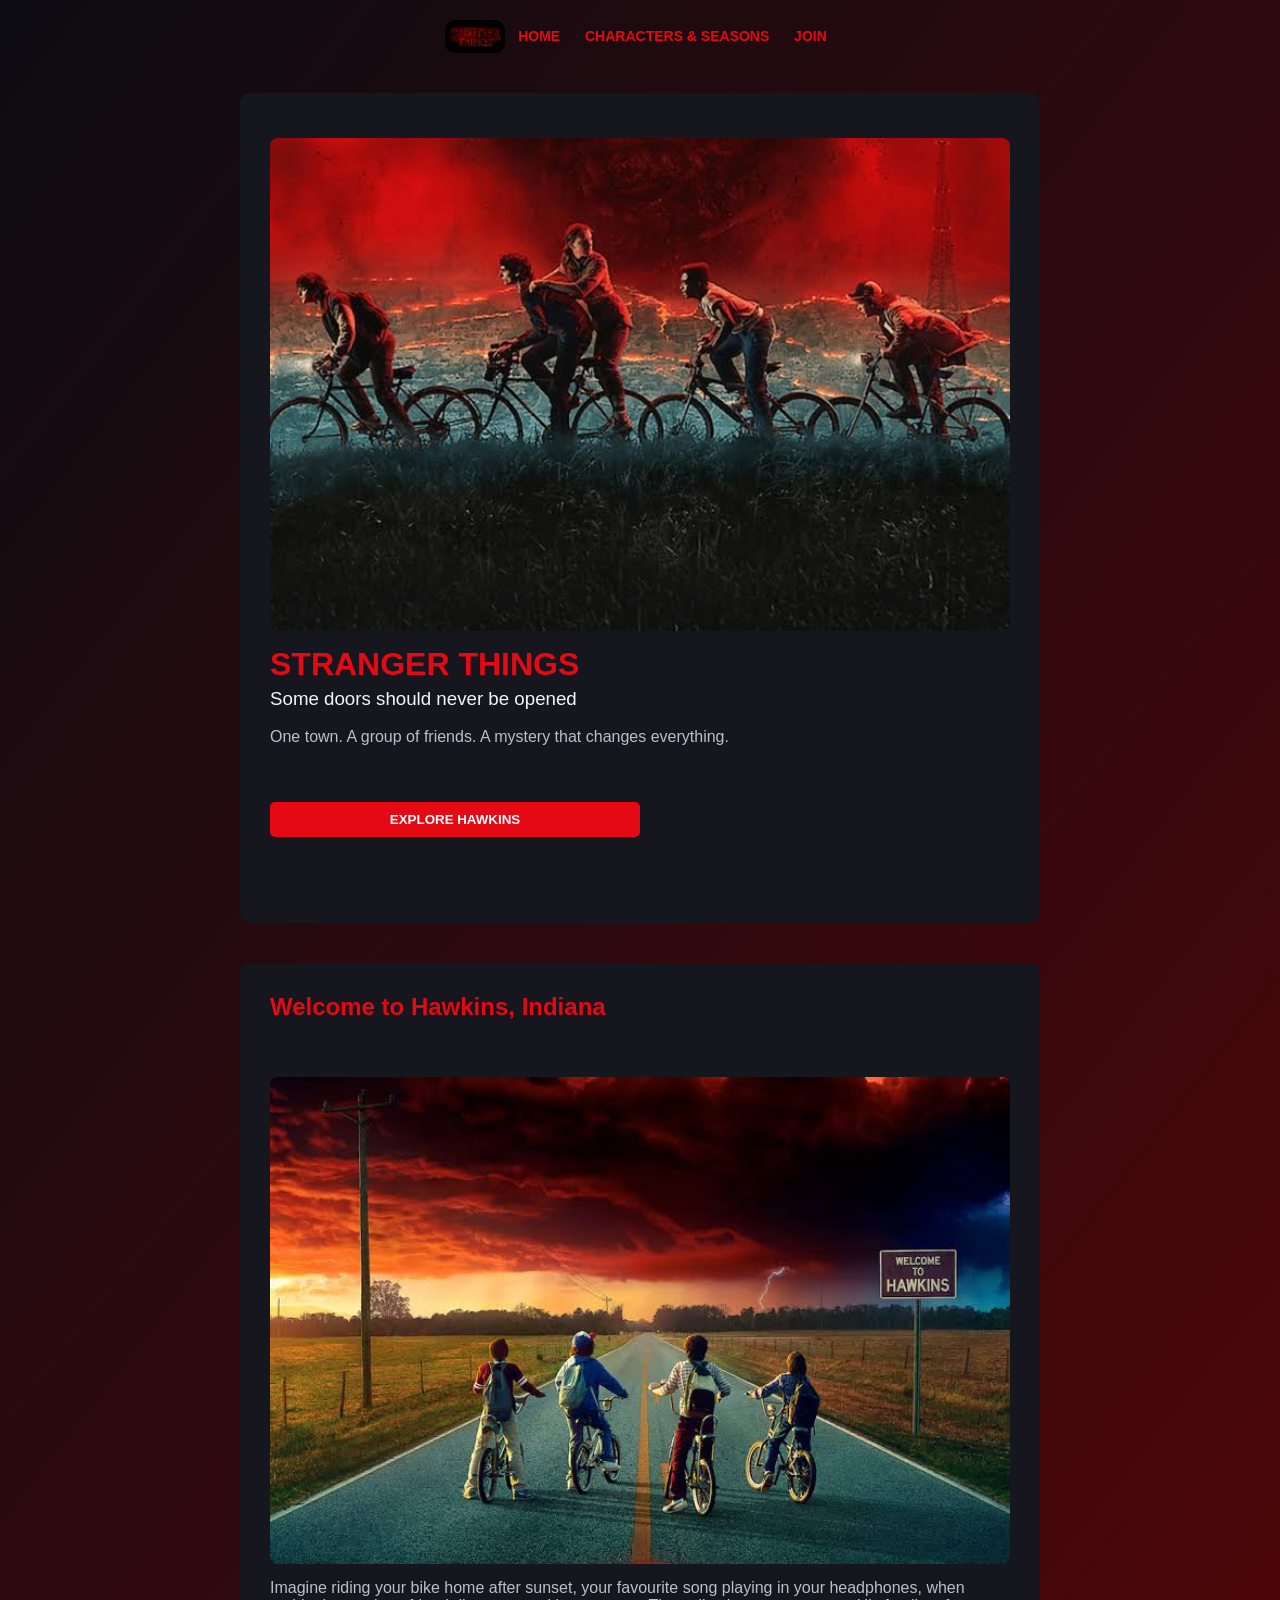
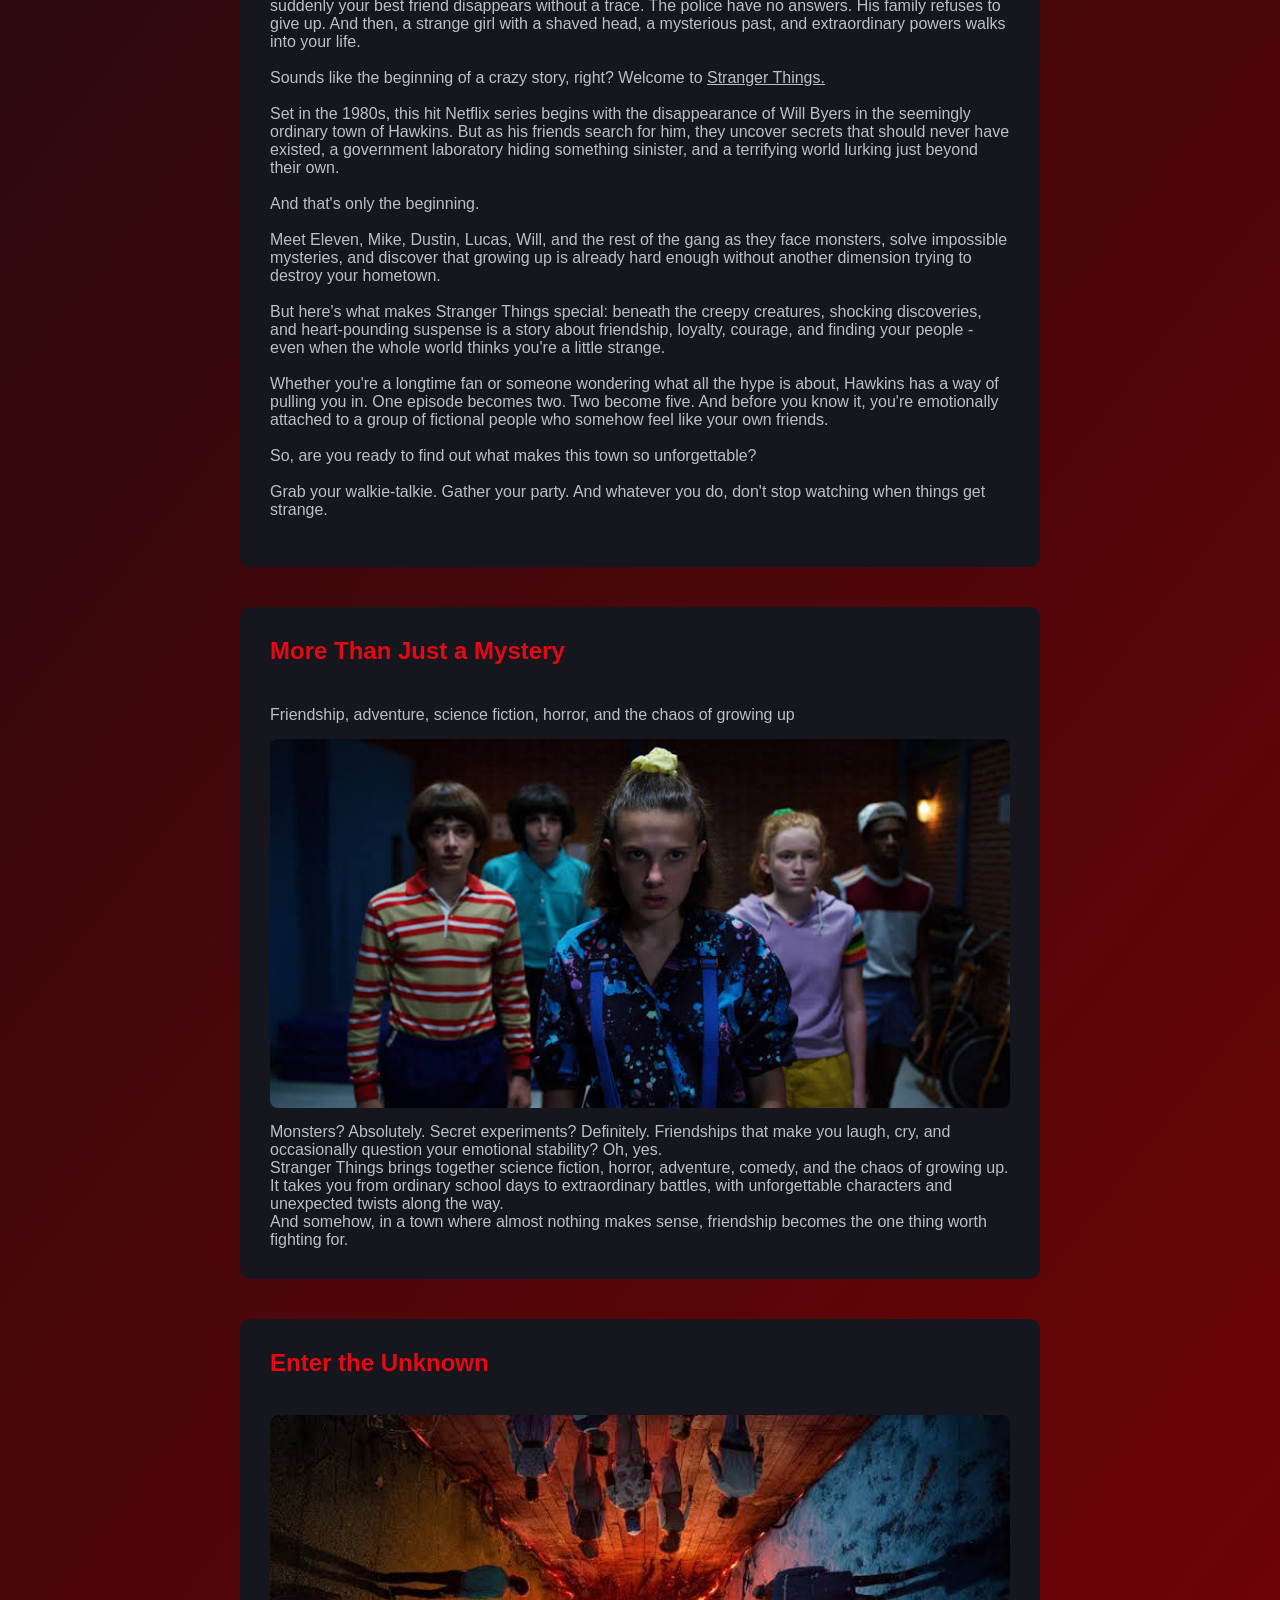
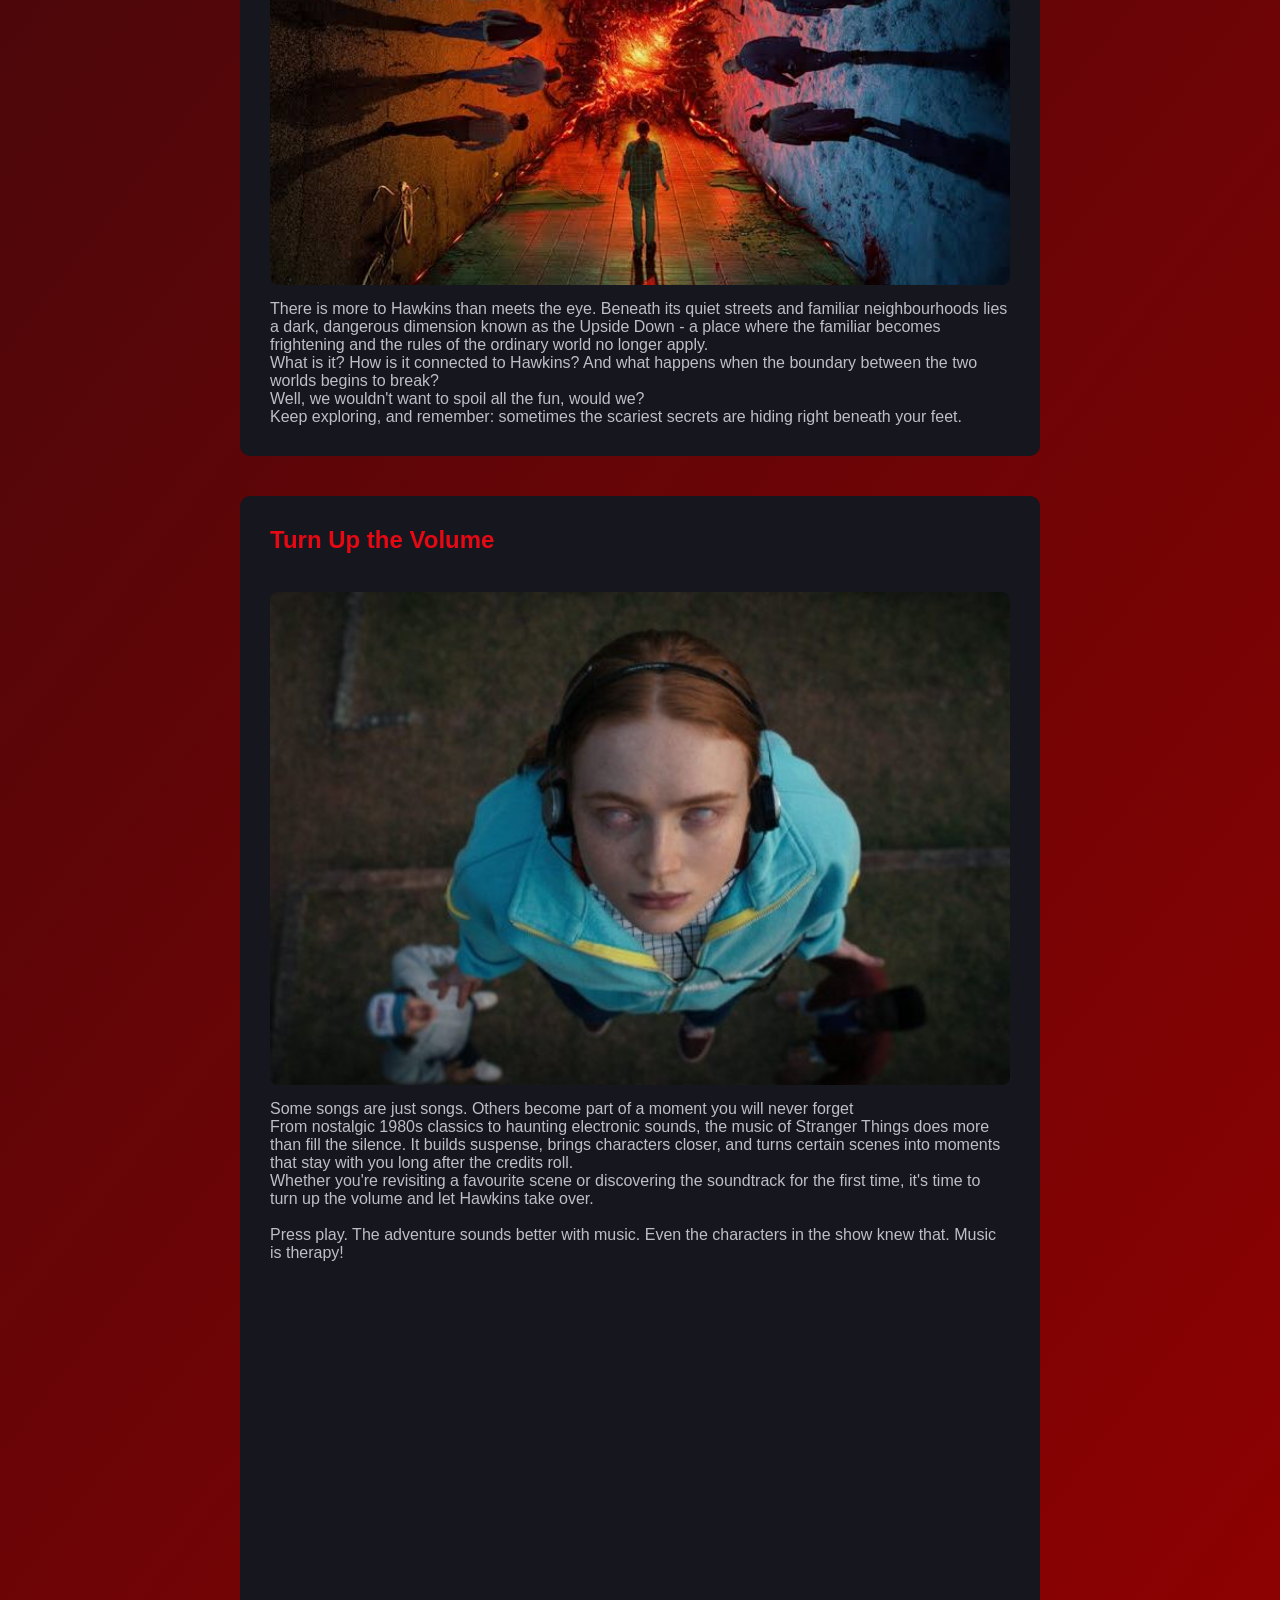
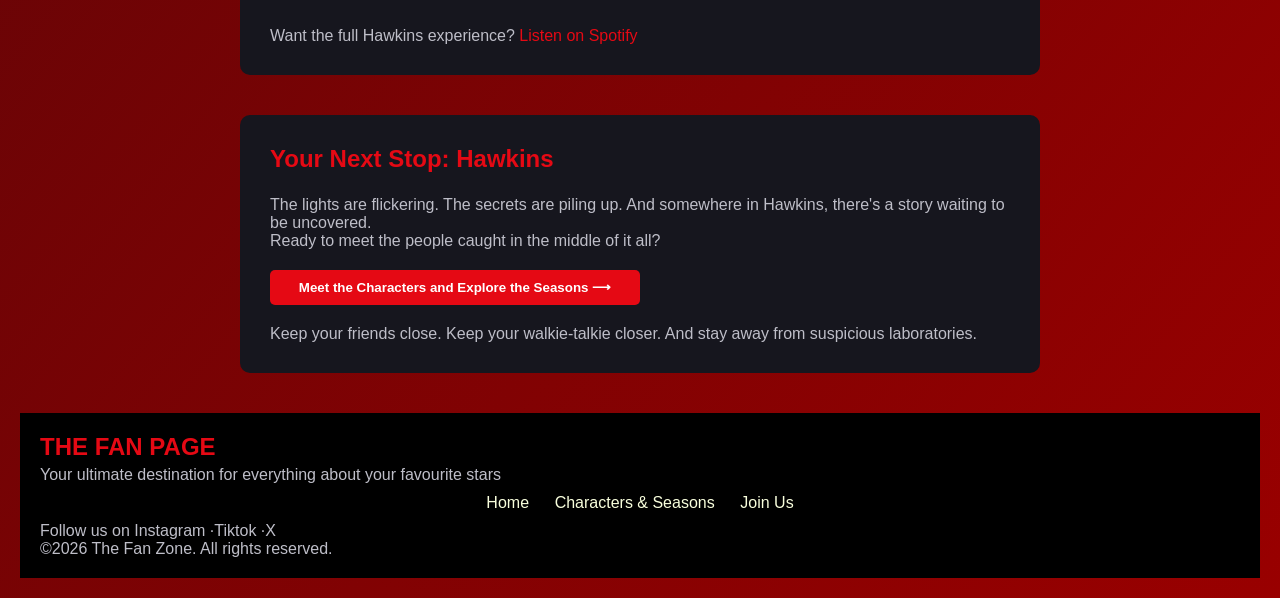
<file: index.html>
<!DOCTYPE html>
<html lang="en">
<head>
    <link rel="stylesheet" href="static/css/index.css">
    <link rel="shortcut icon" href="static/images/logo.jpg" type="image/x-icon">
    <meta charset="UTF-8">
    <meta name="viewport" content="width=device-width, initial-scale=1.0">
    <title>Stranger Things Fan Page</title>
</head>
<body>
    
    <header>
       <div class="navbar">
        <div class="logo"><img src="static/images/logo.jpg" alt="Stranger things logo" width="150" height="100"></div>
            <ul class="nav-links">
            <li><a href="index.html">HOME</a></li>
            <li><a href="about.html">CHARACTERS & SEASONS</a></li>
            <li><a href="register.html">JOIN</a></li>
        </ul>
    </div>
    </header>
    
        <div class="container">
        <img src="static/images/bike2home.jpg" alt="">
        <h1>STRANGER THINGS</h1>
    <h3 style="font-weight: normal;">Some doors should never be opened</h3><br>
    <p>One town. A group of friends. A mystery that changes everything.</p><br><br>
    <button><a href="about.html">EXPLORE HAWKINS</a></button><br><br>
</div>
    
        <div class="container">
            <h2>Welcome to Hawkins, Indiana</h2><br><br>
            <img src="static/images/bikehome.jpg" alt="">
            <p>Imagine riding your bike home after sunset, your favourite song playing in your headphones, when suddenly your best friend disappears without a trace. The police have no answers. His family refuses to give up. And then, a strange girl with a shaved head, a mysterious past, and extraordinary powers walks into your life.</p><br>
            <p>Sounds like the beginning of a crazy story, right? Welcome to <u>Stranger Things.</u></p><br>
            <p>Set in the 1980s, this hit Netflix series begins with the disappearance of Will Byers in the seemingly ordinary town of Hawkins. But as his friends search for him, they uncover secrets that should never have existed, a government laboratory hiding something sinister, and a terrifying world lurking just beyond their own.</p><br>
            <p>And that's only the beginning.</p><br>
            <p>Meet Eleven, Mike, Dustin, Lucas, Will, and the rest of the gang as they face monsters, solve impossible mysteries, and discover that growing up is already hard enough without another dimension trying to destroy your hometown.</p><br>
            <p>But here's what makes Stranger Things special: beneath the creepy creatures, shocking discoveries, and heart-pounding suspense is a story about friendship, loyalty, courage, and finding your people - even when the whole world thinks you're a little strange.</p><br>
            <p>
Whether you're a longtime fan or someone wondering what all the hype is about, Hawkins has a way of pulling you in. One episode becomes two. Two become five. And before you know it, you're emotionally attached to a group of fictional people who somehow feel like your own friends.</p><br>
            <p>So, are you ready to find out what makes this town so unforgettable?</p><br>
            <p>Grab your walkie-talkie. Gather your party. And whatever you do, don't stop watching when things get strange.
</p><br>
        </div>
        
        <div class="container">
            <h2>More Than Just a Mystery </h2><br><br>
            <p>Friendship, adventure, science fiction, horror, and the chaos of growing up</p>
            <img src="static/images/friendship1.jpg" alt="">
            <p>Monsters? Absolutely. Secret experiments? Definitely. Friendships that make you laugh, cry, and occasionally question your emotional stability? Oh, yes.</p>
            <p>Stranger Things brings together science fiction, horror, adventure, comedy, and the chaos of growing up. It takes you from ordinary school days to extraordinary battles, with unforgettable characters and unexpected twists along the way.</p>
            <p>And somehow, in a town where almost nothing makes sense, friendship becomes the one thing worth fighting for.</p>
        </div>
        
        <div class="container">
            <h2>Enter the Unknown</h2><br>
            <img src="static/images/upside down.jpg" alt="">
            <p>There is more to Hawkins than meets the eye. Beneath its quiet streets and familiar neighbourhoods lies a dark, dangerous dimension known as the Upside Down - a place where the familiar becomes frightening and the rules of the ordinary world no longer apply.</p>
            <p>What is it? How is it connected to Hawkins? And what happens when the boundary between the two worlds begins to break?</p>
            <p>Well, we wouldn't want to spoil all the fun, would we?</p>
            <p>Keep exploring, and remember: sometimes the scariest secrets are hiding right beneath your feet.
</p>
        </div>
        
        <div class="container">
            <h2>Turn Up the Volume</h2><br>
            <img src="static/images/soundtrack.jpg" alt="">
            <p>Some songs are just songs. Others become part of a moment you will never forget</p>
            <p>From nostalgic 1980s classics to haunting electronic sounds, the music of Stranger Things does more than fill the silence. It builds suspense, brings characters closer, and turns certain scenes into moments that stay with you long after the credits roll.</p>
            <p>Whether you're revisiting a favourite scene or discovering the soundtrack for the first time, it's time to turn up the volume and let Hawkins take over.</p><br>
            <p>Press play. The adventure sounds better with music. Even the characters in the show knew that. Music is therapy! 
</p>
            
           <iframe width="560" height="315" src="https://www.youtube.com/embed/bV0RAcuG2Ao?si=TbmuINF6qWx-XzvH" title="YouTube video player" frameborder="0" allow="accelerometer; autoplay; clipboard-write; encrypted-media; gyroscope; picture-in-picture; web-share" referrerpolicy="strict-origin-when-cross-origin" allowfullscreen></iframe>
            <p class="spotify">Want the full Hawkins experience? <a href="https://open.spotify.com/playlist/2qastJzFcKoPLX4O7xkcp4?si=9d5298bd8f1e490d">Listen on Spotify</a></p>
        </div>
        
        <div class="container">
            <h2>Your Next Stop: Hawkins</h2><br>
            <p>The lights are flickering. The secrets are piling up. And somewhere in Hawkins, there's a story waiting to be uncovered.</p>
            <p>Ready to meet the people caught in the middle of it all?</p>
            <button><a href="about.html">Meet the Characters and Explore the Seasons ⟶</a></button>
            <p>Keep your friends close. Keep your walkie-talkie closer. And stay away from suspicious laboratories.</p>
            
        </div>
     
</body>
<footer>
    <h2>THE FAN PAGE</h2>
    <p>Your ultimate destination for everything about your favourite stars</p>
        
     <ul class="nav-link">
            <li><a href="index.html">Home</a></li>
            <li><a href="about.html">Characters & Seasons</a></li>
            <li><a href="register.html">Join Us</a></li>
        </ul>
       
        
        <p>Follow us on Instagram ·Tiktok ·X</p>
        <p>©2026 The Fan Zone. All rights reserved.</p>
</footer>
</html>
</file>
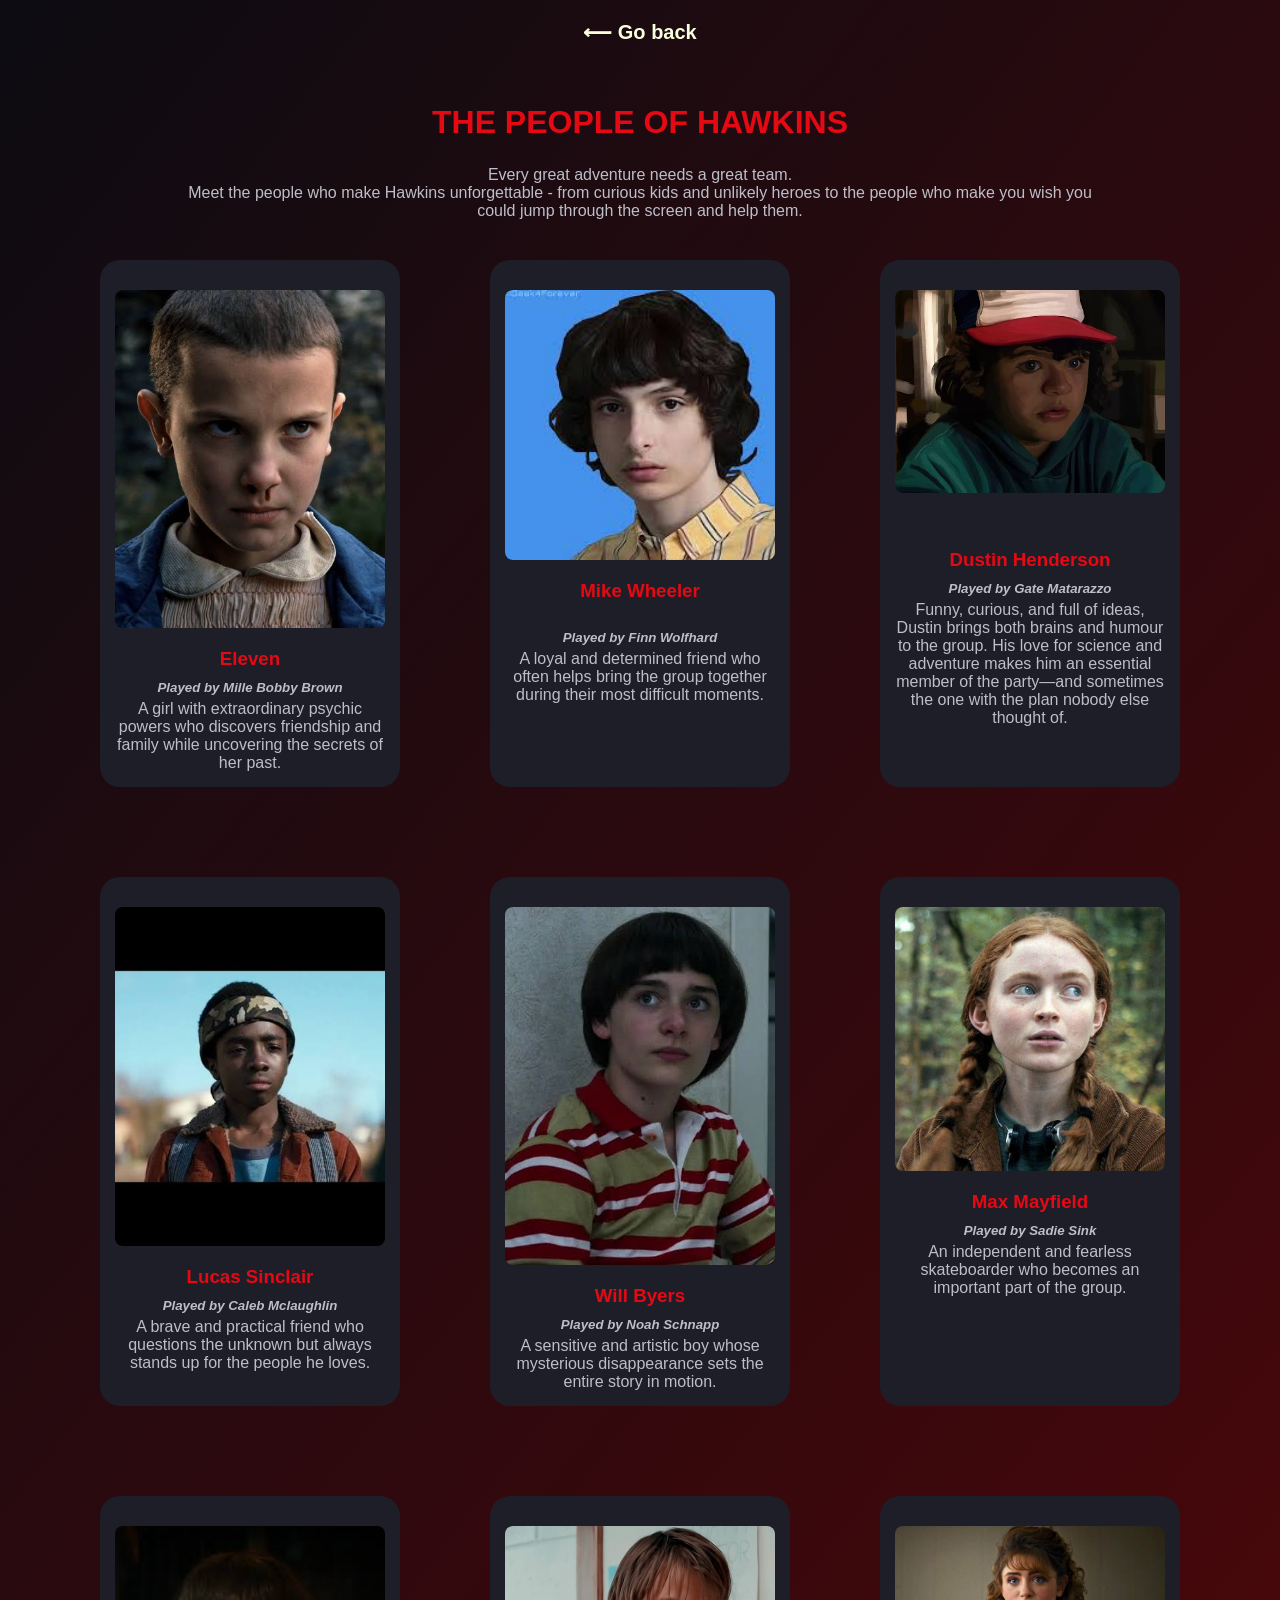
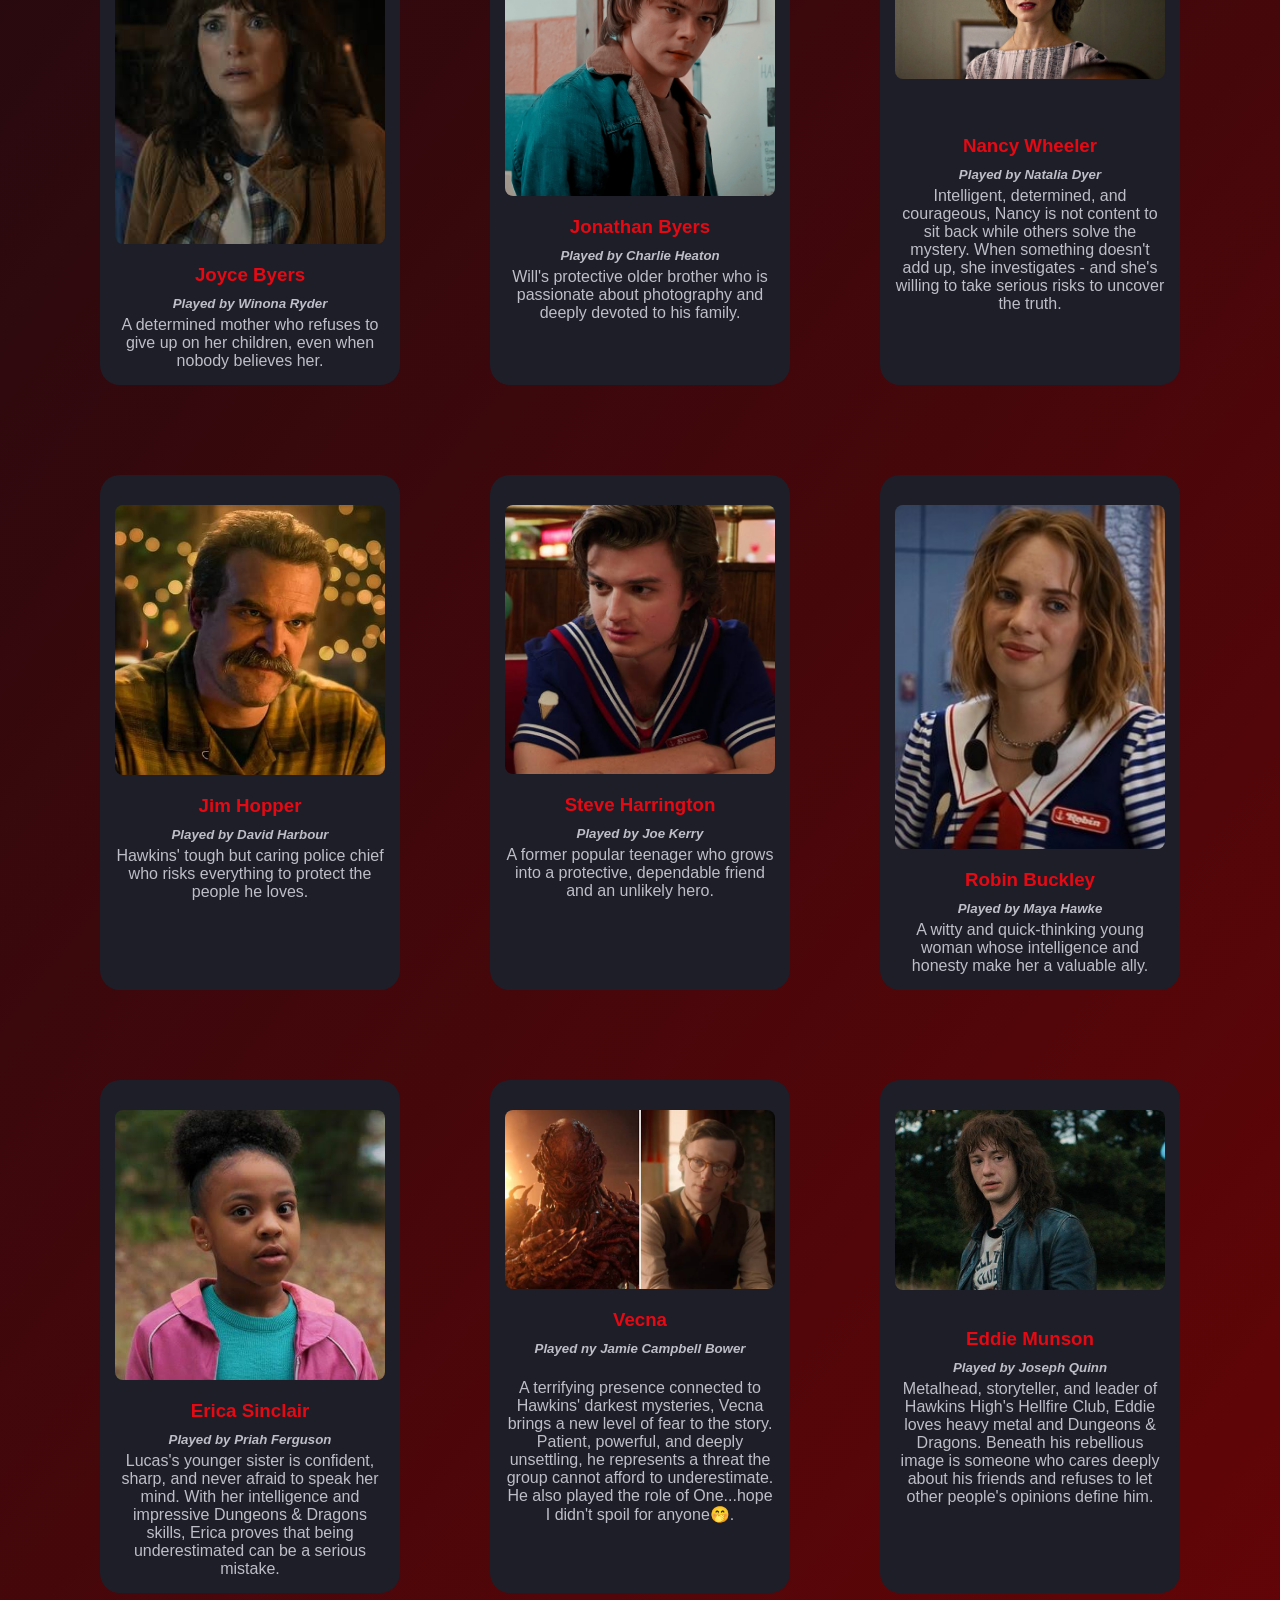
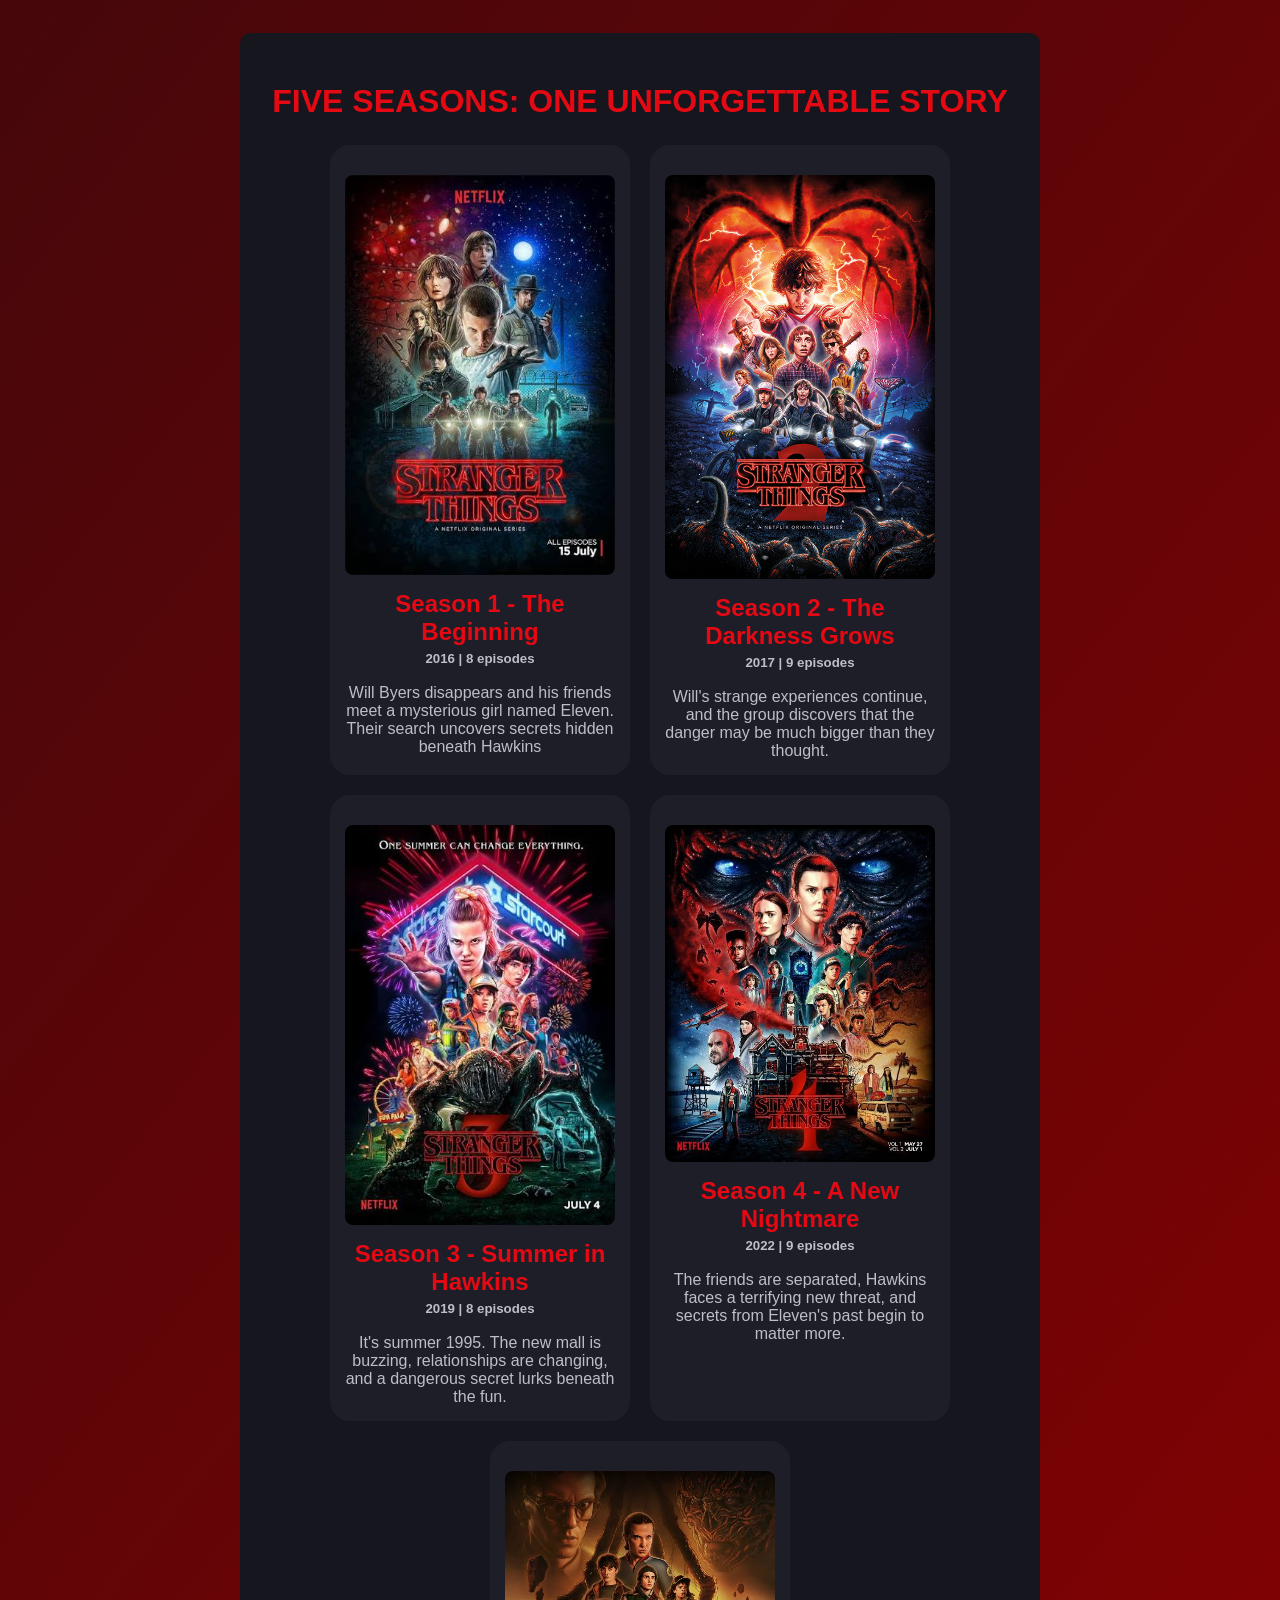
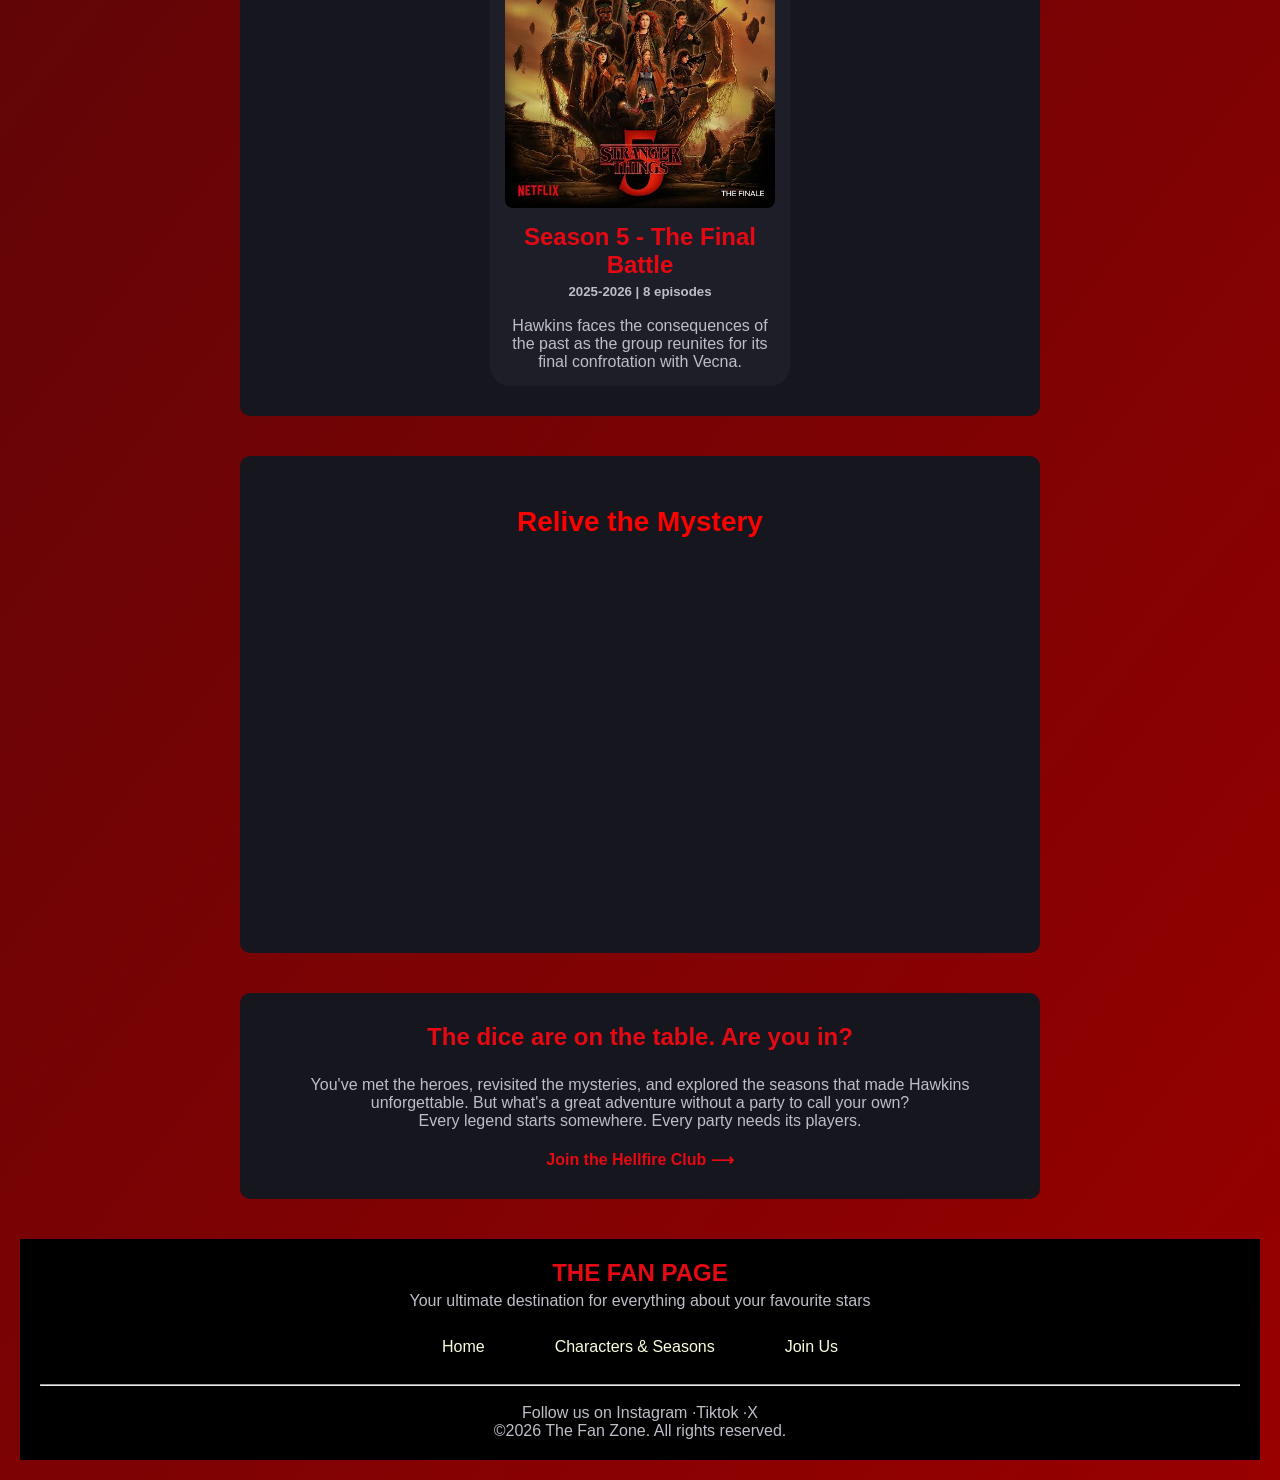
<file: about.html>
<!DOCTYPE html>
<html lang="en">
<head>
    <link rel="stylesheet" href="static/css/about.css">
    <link rel="shortcut icon" href="static/images/logo.jpg" type="image/x-icon">
    <meta charset="UTF-8">
    <meta name="viewport" content="width=device-width, initial-scale=1.0">
    <title>Characters and Seasons</title>
</head>

<body>
    <p class="index"><a href="index.html">⟵ Go back</a></p>
        <div class="container">
            <h1>THE PEOPLE OF HAWKINS</h1>
        <p>Every great adventure needs a great team. <br> Meet the people who make Hawkins unforgettable - from curious kids and unlikely heroes to the people who make you wish you <br>could jump through the screen and help them.</p>
        </div>
    <div class="container1">
        <div class="card">
            <img src="static/images/eleven.jpg" alt="">
            <h3>Eleven</h3>
            <h5><i>Played by Mille Bobby Brown</i></h5>
            <p>A girl with extraordinary psychic powers who discovers friendship and family while uncovering the secrets of her past.
</p>
        </div>
        <div class="card">
            <img src="static/images/mike.jpg" alt="">
            <h3>Mike Wheeler</h3><br>
            <h5><i>Played by Finn Wolfhard</i></h5>
            <p>A loyal and determined friend who often helps bring the group together during their most difficult moments.</p>
        </div>
        <div class="card">
            <img src="static/images/dustin.jpg" alt=""><br><br>
            <h3>Dustin Henderson</h3>
            <h5><i>Played by Gate Matarazzo</i></h5>
            <p>Funny, curious, and full of ideas, Dustin brings both brains and humour to the group. His love for science and adventure makes him an essential member of the party—and sometimes the one with the plan nobody else thought of.
</p>
        </div>
        <div class="card">
            <img src="static/images/lucas.jpg" alt="">
            <h3>Lucas Sinclair</h3>
            <h5><i>Played by Caleb Mclaughlin</i></h5>
            <p>A brave and practical friend who questions the unknown but always stands up for the people he loves.</p>
        </div>
        <div class="card">
            <img src="static/images/will.jpg" alt="">
            <h3>Will Byers</h3>
            <h5><i>Played by Noah Schnapp</i></h5>
            <p> A sensitive and artistic boy whose mysterious disappearance sets the entire story in motion.
</p>
        </div>
        <div class="card">
            <img src="static/images/max.jpg" alt="">
            <h3>Max Mayfield</h3>
            <h5><i>Played by Sadie Sink</i></h5>
            <p>An independent and fearless skateboarder who becomes an important part of the group.</p>
        </div>
        <div class="card">
            <img src="static/images/joyce.jpg" alt="">
            <h3>Joyce Byers</h3>
            <h5><i>Played by Winona Ryder</i></h5>
            <p>A determined mother who refuses to give up on her children, even when nobody believes her.</p>
        </div>
        <div class="card">
            <img src="static/images/jonathan.jpg" alt="">
            <h3>Jonathan Byers</h3>
            <h5><i>Played by Charlie Heaton</i></h5>
            <p> Will's protective older brother who is passionate about photography and deeply devoted to his family.</p>
        </div>
        <div class="card">
            <img src="static/images/nancy.jpg" alt=""><br><br>
            <h3>Nancy Wheeler</h3>
            <h5><i>Played by Natalia Dyer</i></h5>
            <p>Intelligent, determined, and courageous, Nancy is not content to sit back while others solve the mystery. When something doesn't add up, she investigates - and she's willing to take serious risks to uncover the truth.

</p>
        </div>
        <div class="card">
            <img src="static/images/jim.jpg" alt="">
            <h3>Jim Hopper</h3>
            <h5><i>Played by David Harbour</i></h5>
            <p>Hawkins' tough but caring police chief who risks everything to protect the people he loves.</p>
        </div>
        <div class="card">
            <img src="static/images/steve.jpg" alt="">
            <h3>Steve Harrington</h3>
            <h5><i>Played by Joe Kerry</i></h5>
            <p>A former popular teenager who grows into a protective, dependable friend and an unlikely hero.</p>
        </div>
        <div class="card">
            <img src="static/images/robin.jpg" alt="">
            <h3>Robin Buckley</h3>
            <h5><i>Played by Maya Hawke</i></h5>
            <p>A witty and quick-thinking young woman whose intelligence and honesty make her a valuable ally.</p>
        </div>
        <div class="card">
            <img src="static/images/erica.jpg" alt="">
            <h3>Erica Sinclair</h3>
            <h5><i>Played by Priah Ferguson</i></h5>
            <p>Lucas's younger sister is confident, sharp, and never afraid to speak her mind. With her intelligence and impressive Dungeons & Dragons skills, Erica proves that being underestimated can be a serious mistake.
</p>
        </div>
        <div class="card">
            <img src="static/images/vecna.jpg" alt="">
            <h3>Vecna</h3>
            <h5><i>Played ny Jamie Campbell Bower</i></h5><br>
            <p>A terrifying presence connected to Hawkins' darkest mysteries, Vecna brings a new level of fear to the story. Patient, powerful, and deeply unsettling, he represents a threat the group cannot afford to underestimate. <br>He also played the role of One...hope I didn't spoil for anyone🤭.</p>
        </div>
        <div class="card">
            <img src="static/images/eddie.jpg" alt=""><br>
            <h3>Eddie Munson</h3>
            <h5><i>Played by Joseph Quinn</i></h5>
            <p>Metalhead, storyteller, and leader of Hawkins High's Hellfire Club, Eddie loves heavy metal and Dungeons & Dragons. Beneath his rebellious image is someone who cares deeply about his friends and refuses to let other people's opinions define him.</p>
        </div>
    </div>
    
    
        <div class="container2">
            <h1 style="margin-top: 20px;">FIVE SEASONS: ONE UNFORGETTABLE STORY</h1>
            <div class="card">
                <img src="static/images/s1poster.jpg" alt="">
                <h2>Season 1 - The Beginning</h2>
                <h5>2016 | 8 episodes</h5><br>
                <p>Will Byers disappears and his friends meet a mysterious girl named Eleven. Their search uncovers secrets hidden beneath Hawkins</p>
            </div>
            <div class="card">
                <img src="static/images/s2poster.jpg" alt="">
                <h2>Season 2 - The Darkness Grows</h2>
                <h5>2017 | 9 episodes</h5><br>
                <p>Will's strange experiences continue, and the group discovers that the danger may be much bigger than they thought.</p>
            </div>
            <div class="card">
                <img src="static/images/s3poster.jpg" alt="">
                <h2>Season 3 - Summer in Hawkins</h2>
                <h5>2019 | 8 episodes</h5><br>
                <p>It's summer 1995. The new mall is buzzing, relationships are changing, and a dangerous secret lurks beneath the fun.</p>
            </div>
            <div class="card">
                <img src="static/images/s4poster.jpg" alt="">
                <h2>Season 4 - A New Nightmare</h2>
                <h5>2022 | 9 episodes</h5><br>
                <p>The friends are separated, Hawkins faces a terrifying new threat, and secrets from Eleven's past begin to matter more.</p>
            </div>
            <div class="card">
                <img src="static/images/s5poster.jpg" alt="">
                <h2>Season 5 - The Final Battle</h2>
                <h5>2025-2026 | 8 episodes</h5><br>
                <p>Hawkins faces the consequences of the past as the group reunites for its final confrotation with Vecna.</p>
            </div>
            </div>
            <div class="container2">
                <h3>Relive the Mystery</h3>
            <iframe width="560" height="315" src="https://www.youtube.com/embed/b9EkMc79ZSU?si=Xg7oIt62JBj0r_Py" title="YouTube video player" frameborder="0" allow="accelerometer; autoplay; clipboard-write; encrypted-media; gyroscope; picture-in-picture; web-share" referrerpolicy="strict-origin-when-cross-origin" allowfullscreen></iframe>
            </div>
            
   <div class="container2">
    <h2>The dice are on the table. Are you in?</h2>
        <p>You've met the heroes, revisited the mysteries, and explored the seasons that made Hawkins unforgettable. But what's a great adventure without a party to call your own?<br>Every legend starts somewhere. Every party needs its players.</p>
        <p><a href="register.html">Join the Hellfire Club ⟶</a></p>
   </div>
        
</body>
<footer>
    <h2>THE FAN PAGE</h2>
    <p>Your ultimate destination for everything about your favourite stars</p>
        
     <ul class="nav-links">
            <li><a href="index.html">Home</a></li>
            <li><a href="about.html">Characters & Seasons</a></li>
            <li><a href="register.html">Join Us</a></li>
        </ul>
       
        <hr>
        <br>
        <p>Follow us on Instagram ·Tiktok ·X</p>
        <p>©2026 The Fan Zone. All rights reserved.</p>
</footer>
</html>
</file>
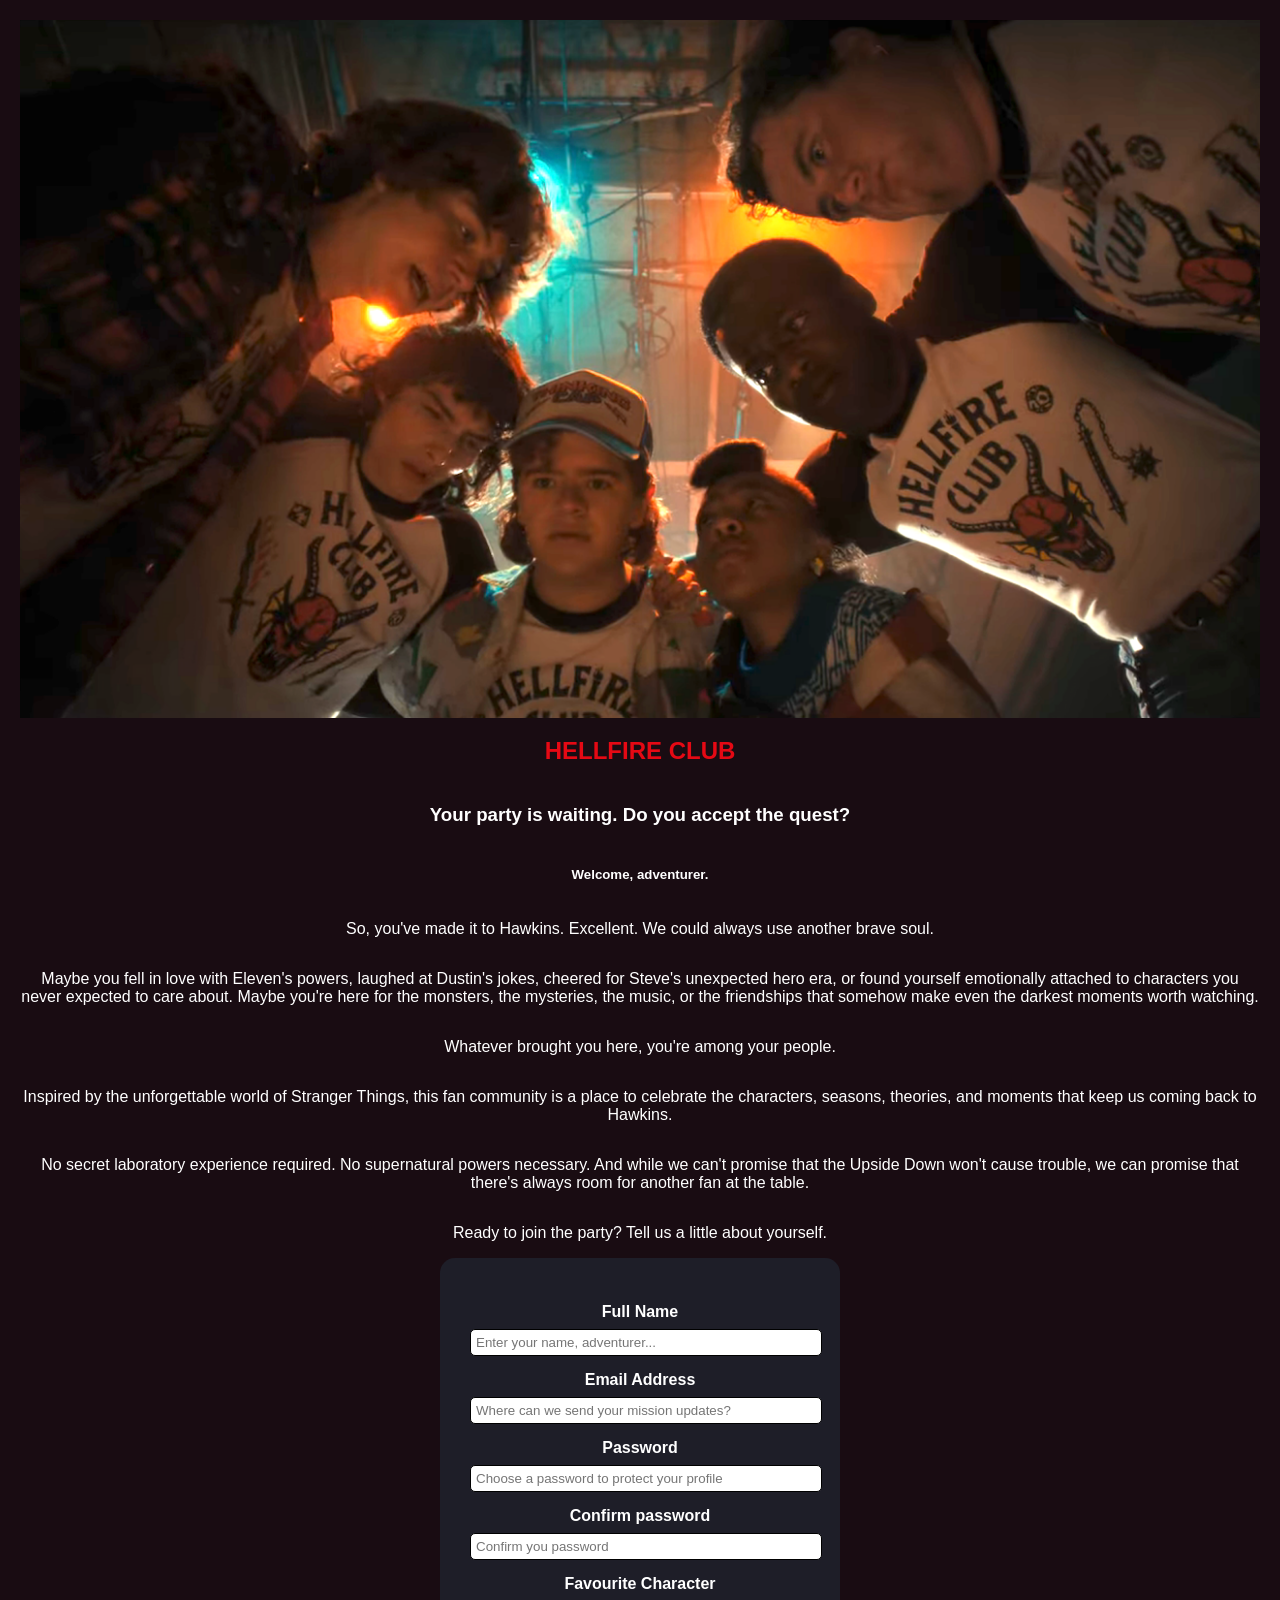
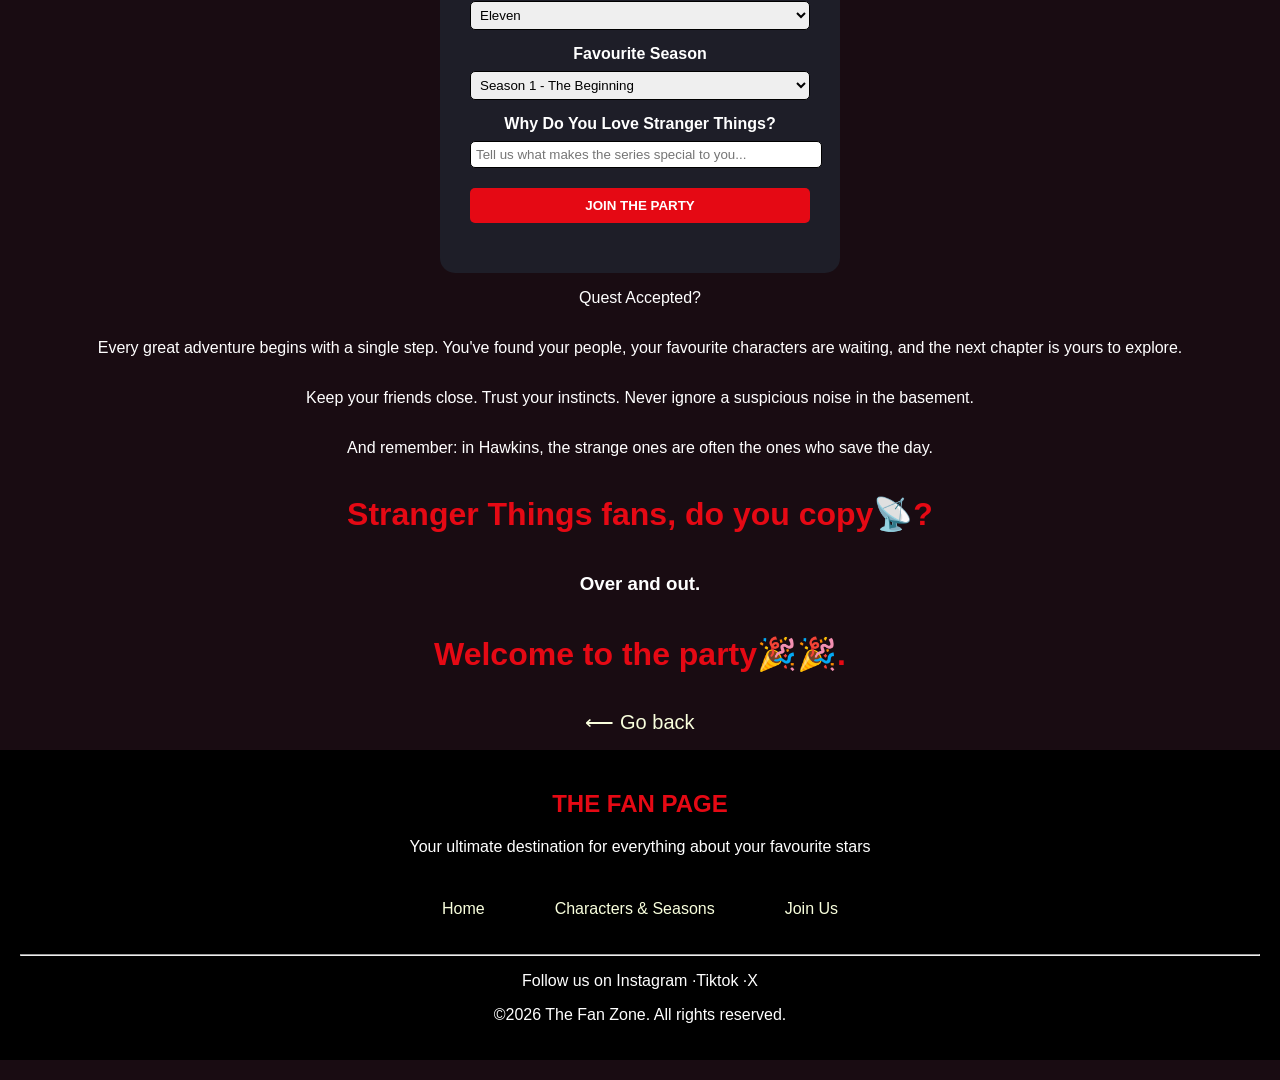
<file: register.html>
<!DOCTYPE html>
<html lang="en">
<head>
    <link rel="stylesheet" href="static/css/register.css">
    <link rel="shortcut icon" href="static/images/logo.jpg" type="image/x-icon">
    <meta charset="UTF-8">
    <meta name="viewport" content="width=device-width, initial-scale=1.0">
    <title>Join Us</title>
</head>
<body>
    <img src="static/images/hellfireclub.png" alt="">
    <h2>HELLFIRE CLUB</h2>
    <h3>Your party is waiting. Do you accept the quest?</h3>
    <h5>Welcome, adventurer.</h5>
    <p>So, you've made it to Hawkins. Excellent. We could always use another brave soul.
</p>
    <p>Maybe you fell in love with Eleven's powers, laughed at Dustin's jokes, cheered for Steve's unexpected hero era, or found yourself emotionally attached to characters you never expected to care about. Maybe you're here for the monsters, the mysteries, the music, or the friendships that somehow make even the darkest moments worth watching.</p>
    <p>Whatever brought you here, you're among your people.</p>
    <p>Inspired by the unforgettable world of Stranger Things, this fan community is a place to celebrate the characters, seasons, theories, and moments that keep us coming back to Hawkins.</p>
    <p>No secret laboratory experience required. No supernatural powers necessary. And while we can't promise that the Upside Down won't cause trouble, we can promise that there's always room for another fan at the table.</p>
    <p>Ready to join the party? Tell us a little about yourself.</p>
    <div class="container">
        <form action="" method="post">
            <div class="input-group">
                <label for="fullname">Full Name</label>
                <input type="text" name="fullname" id="fullname" placeholder="Enter your name, adventurer...">
            </div>
            <div class="input-group">
                <label for="email">Email Address</label>
                <input type="email" id="email" name="email" placeholder="Where can we send your mission updates?">
            </div>
            <div class="input-group">
                <label for="password">Password</label>
                <input type="password" id="password" name="password" placeholder="Choose a password to protect your profile" required>
            </div>
            <div class="input-group">
                <label for="confpass">Confirm password</label>
                <input type="password" id="confpass" name="confpass" placeholder="Confirm you password" required>
            </div>
            <div class="input-group">
                <label for="favchar">Favourite Character</label>
                <select name="favchar" id="favchar">
                    <option value="Eleven">Eleven</option>
                    <option value="Mike">Mike Wheeler</option>
                    <option value="Dustin">Dustin Henderson</option>
                    <option value="Lucas">Lucas Sinclair</option>
                    <option value="Will">Will Byers</option>
                    <option value="Max">Max Mayfield</option>
                    <option value="Steve">Steve Harrington</option>
                    <option value="Jonathan">Jonathan Byers</option>
                    <option value="Nancy">Nancy Wheeler</option>
                    <option value="Jim">Jim Hopper</option>
                    <option value="Joyce">Joyce Byers</option>
                    <option value="Vecna">Vecna</option>
                    <option value="Other">Other</option>
                </select>
            </div>
            <div class="input-group">
                <label for="favszn">Favourite Season</label>
                <select name="favszn" id="favszn">
                    <option value="s1">Season 1 - The Beginning</option>
                <option value="s2">Season 2 - The Darkness Grows</option>
                <option value="s3">Season 3 - Summer in Hawkins</option>
                <option value="s4">Season 4 - A New Nightmare</option>
                <option value="s5">Season 5 - The Final Battle</option>
                </select>
            </div>
            <div class="input-group">
                <label for="why">Why Do You Love Stranger Things?</label>
                <input type="text" id="why" name="why" placeholder="Tell us what makes the series special to you..." required>
            </div>
            <button type="submit"><b>JOIN THE PARTY</b></button>
        </form>
    </div>
    <p>Quest Accepted?</p>
    <p>Every great adventure begins with a single step. You've found your people, your favourite characters are waiting, and the next chapter is yours to explore.</p>
    <p>Keep your friends close. Trust your instincts. Never ignore a suspicious noise in the basement.</p>
    <p>And remember: in Hawkins, the strange ones are often the ones who save the day.</p>
    <h1>Stranger Things fans, do you copy📡?</h1>
    <h3>Over and out.</h3>
    <h1>Welcome to the party🎉🎉.</h1>
    <p class="go-back"><a href="about.html">⟵ Go back</a></p>
</body>
<footer>
    <h2>THE FAN PAGE</h2>
    <p>Your ultimate destination for everything about your favourite stars</p>
        
     <ul class="nav-links">
            <li><a href="index.html">Home</a></li>
            <li><a href="about.html">Characters & Seasons</a></li>
            <li><a href="register.html">Join Us</a></li>
        </ul>
        <hr>
        <p>Follow us on Instagram ·Tiktok ·X</p>
        <p>©2026 The Fan Zone. All rights reserved.</p>
</footer>
</html>
</file>
<file: static/css/index.css>
*{
    box-sizing: border-box;
    margin: 0;
    padding: 0;
    font-family: Arial, Helvetica, sans-serif;
}
body{
    background-color: rgba(12,12,18,1);
    align-items: center;
    display: flex;
    background: linear-gradient(128deg, rgba(12,12,18,1), rgba(153,0,0,1));
    padding: 20px;
    margin: 0;
    flex-direction: column ;
    gap: 40px;
}
.container{
    background-color: rgba(22,22,30,1);
    box-sizing: border-box;
    max-width: 800px;
    width: 100%;
   padding: 30px;
   border-radius: 10px;
   gap: 20px;
   justify-items: center;
}
.container img{
    width: 100%;
    height: auto;
    display: block;
    border-radius: 8px;
    margin: 15px auto;
}
.container iframe{
    display: block;
    max-width: 100%;
    border-radius: 5px;
    border: none;
    margin: 25px auto;
}
h1,h2{
color: rgba(229,9,20,1);
margin-bottom: 5px;
}
.container button:hover{
    background-color: rgba(0,0,0,0.6);
    
}
p{
    color: rgba(190,190,200,1);
}
.container h3{
    color: rgba(245,245,245,1)
}

.container button a{
    text-decoration: none;
    color: rgba(255,255,255,1);
    font-weight: bold;
    display: block;
}
.navbar{
    display: flex;
    align-items: center;
    justify-content: space-between;
    flex-direction: row;
    width: 100%;
    gap: 5px;
    min-width: 0;
}
.logo{
    flex-shrink: 1;
    min-width: 0;
}
.logo img{
    width: clamp(25px, 5vw, 60px);
    max-width: 100%;
    height: auto;
    display: block;
    border-radius: 10px;
}
.nav-links{
    display: flex;
    list-style-type: none;
    align-items: center;
    justify-content: flex-end;
    gap: clamp(1px, 1vw, 12px);
    margin: 0;
    padding: 2px;
    flex-wrap: nowrap;
    min-width: 0;
    flex: 1;
}
.nav-links li{
    min-width: 0;
    flex-shrink: 1;
}
.nav-links a{
    text-decoration: none;
    color: rgba(229,9,20,1);
    font-weight: bold;
    font-size: clamp(7px, 1.1vw, 14px);
    transition: .3s;
    padding: clamp(2px, 0.5vw, 8px);
    white-space: nowrap;
    display: block;
}
.nav-links a:hover{
 background-color: white;
}
.spotify a{
    color: rgba(229,9,20,1);
    text-decoration: none;
}
.container button{
    padding: 10px;
    color: white;
    background: rgba(229,9,20,1);
    border: none;
    width: 50%;
    margin-bottom: 20px;
   border: none;
   cursor: pointer;
   margin-top: 20px;
   display: block;
   border-radius: 5px;
   transition: .3s;
}
footer{
            background-color: black;
            padding: 20px;
            width: 100%;
            place-items: center;
        }
        .nav-link{
    display: flex;
    list-style-type: none;
    gap: clamp(5px, 2vw, 30px);
    margin: 0 auto;
    padding: 10px;
    justify-content: center;
    flex-wrap: wrap;
    font-family: Arial, Helvetica, sans-serif;
}
    .nav-link a{
        text-decoration: none;
        color: #f9ffdd;
    }
    @media(max-width: 600px){
        body{
            padding: 8px;
        }
        .navbar{
            gap: 2px;
        }
        .nav-links{
            gap: 1px;
            padding: 0;
        }
        .nav-links a{
            font-size: clamp(6px, 2vw, 10px);
            padding: 3px 2px;
        }
        .logo img{
            width: clamp(20px,6vw,35px);
        }
    }
</file>
<file: static/css/about.css>
*{
    box-sizing: border-box;
    margin: 0;
    padding: 0;
    font-family: Arial, Helvetica, sans-serif;
}
body{
    display: flex;
    background-color: rgba(12,12,18,1);
    align-items: center;
    background: linear-gradient(128deg, rgba(12,12,18,1), rgba(153,0,0,1));
    padding: 20px;
    margin: 0;
    flex-direction: column ;
    gap: 40px;
    text-align: center;
}
.container1,.container2{
    display: flex;
    flex-wrap: wrap;
    gap: 90px;
    justify-content: center;
}
.index a{
    text-decoration: none;
    font-weight: bold;
    font-size: 20px; color: #f9ffdd; 
}
.container h1{
    padding: 20px;
}
.container1 h3,.container1 h5,.container1 p{
    margin-top: 5px;
} 
.card{
    background-color:rgba(30,30,40,1);
    width: 300px;
    border-radius: 20px;
    padding: 15px;
    display: flex;
    flex-direction: column;
    
}
.card img{
    width: 100%;
    height: auto;
    display: block;
    border-radius: 8px;
    margin: 15px auto;
}
.card:hover{
    transform: translateY(-10px);
}
p,h5{
    color: rgba(190,190,200,1);
}
h1,h2,.card h3{
color: rgba(229,9,20,1);
margin-bottom: 5px;
}
.container2{
    background-color: rgba(22,22,30,1);
    box-sizing: border-box;
    max-width: 800px;
    width: 100%;
   padding: 30px;
   border-radius: 10px;
   gap: 20px;
   justify-items: center;
}
.container2 a{
    text-decoration: none;
    color: rgba(229,9,20,1);
    font-weight: bold;
}
.container2 iframe{
    display: block;
    max-width: 100%;
    border-radius: 5px;
    border: none;
    margin: 25px auto;
}
.container2 h3{
    color: red;
    margin-top: 20px;
    font-size: 28px;
}
 .nav-links{
    display: flex;
    list-style-type: none;
    gap: 70px;
    margin: 0 auto;
    padding: 28px;
    justify-content: center;
    font-family: Arial, Helvetica, sans-serif;
}
    a{
        text-decoration: none;
        color: #f9ffdd;
    }

        footer{
            background-color: black;
            padding: 20px;
            width: 100%;
            
        }
</file>
<file: static/css/register.css>
*{
    font-family: Arial, Helvetica, sans-serif;
}
        body{
    background-color: rgba(25,12,18,1);
    align-items: center;
    color: white;
    padding: 20px;
    margin: 0;
    text-align: center;
        display: flex;
        flex-direction: column;

        }
        img{
            width: 100%
        }
        .container{
            margin: 0 auto;
            background-color: rgba(30,30,40,1);
           padding: 30px;
           box-sizing: border-box;
            max-width: 400px;
            width: 100%;
            border-radius: 15px;
            justify-items: center;
        
        }
        .input-group{
            margin-top: 15px;
        }
        .input-group label{
            display: block;
            margin-bottom: 8px;
            font-weight: bold;
        }
        .input-group input,.input-group select{
            border-radius: 5px;
            border: 1px solid black;
            padding: 5px;
            width: 100%;
        }
        button{
             padding: 10px;
    color: white;
    background: rgba(229,9,20,1);
    border: 1px rgba(255,255,255,0.12);
    width: 100%;
    margin-bottom: 20px;
   border: none;
   cursor: pointer;
   margin-top: 20px;
   display: block;
   border-radius: 5px;
        }
        .input-group button{
            display: block;
        }
        h3{
            color: white;
        }
        h1,h2{
            color: rgba(229,9,20,1);
        }
        .go-back a{
            text-decoration: none; 
            font-size: bold; 
            font-size: 20px; 
            color: #f9ffdd;
        }
        .nav-links{
    display: flex;
    list-style-type: none;
    gap: 70px;
    margin: 0 auto;
    padding: 28px;
    justify-content: center;
    font-family: Arial, Helvetica, sans-serif;
}
   .nav-links a{
        text-decoration: none;
        color: #f9ffdd;
    }
        footer{
            background-color: black;
            padding: 20px;
            width: 100%;
            place-items: center;
            
        }
        @media (max-width:600px){
            body{
                padding: 8px;
            }
            footer{
                max-width: 600px;
                width: 100%;
            }
        }
</file>
